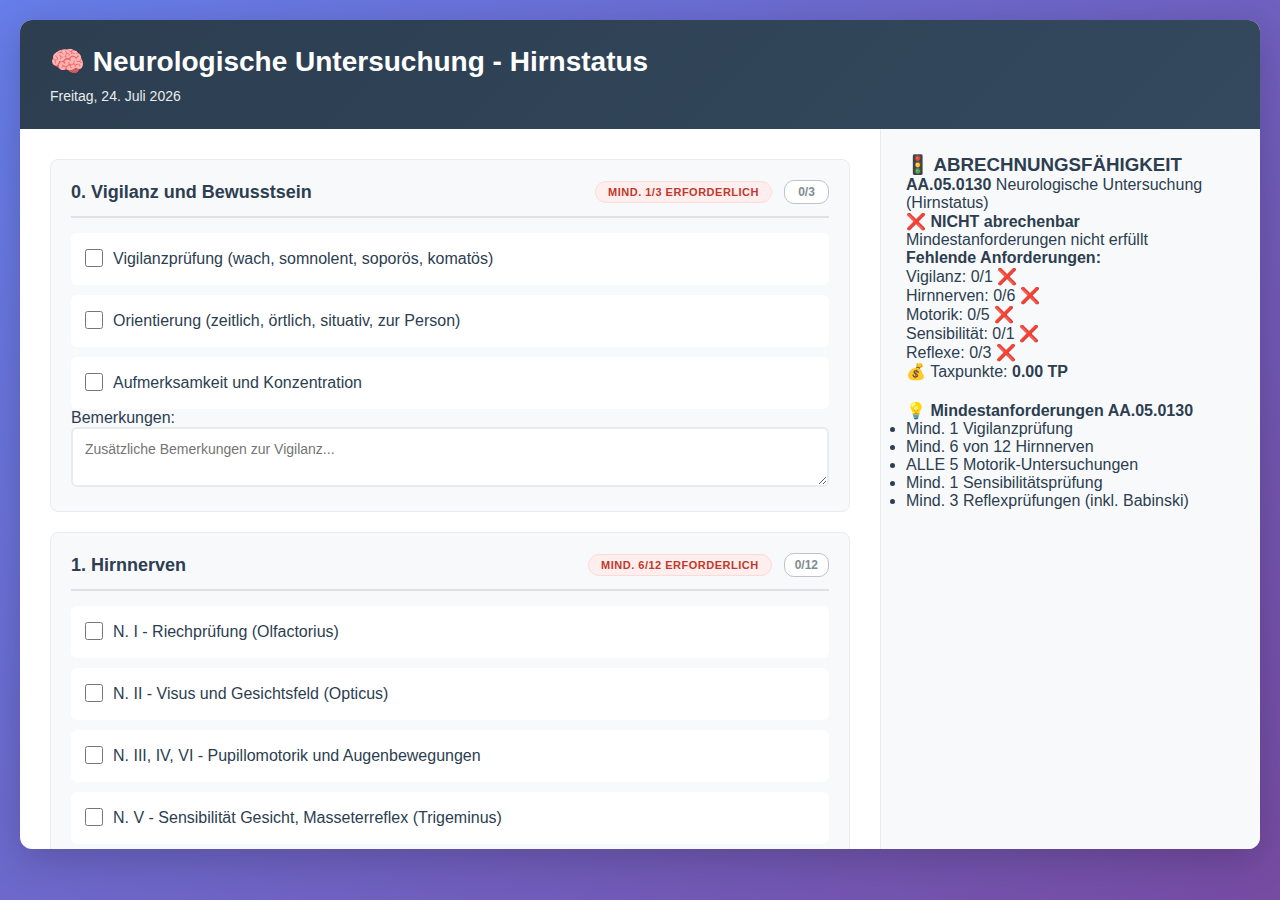
<file: index.html>
<!DOCTYPE html>
<html lang="de">
<head>
    <meta charset="UTF-8">
    <meta name="viewport" content="width=device-width, initial-scale=1.0">
    <title>Neurostatus Dokumentation - AA.05.0130</title>
    <link rel="stylesheet" href="styles.css">
</head>
<body>
    <div class="container">
        <!-- Header -->
        <header>
            <h1>🧠 Neurologische Untersuchung - Hirnstatus</h1>
            <div class="header-info">
                <span id="currentDate"></span>
            </div>
        </header>

        <!-- Hauptbereich -->
        <div class="main-content">
            <!-- Linke Seite: Untersuchungsformular -->
            <div class="examination-form">
                
                <!-- 0. Vigilanz und Bewusstsein -->
                <div class="examination-group">
                    <div class="group-header">
                        <h2>0. Vigilanz und Bewusstsein</h2>
                        <span class="requirement-badge badge-required">Mind. 1/3 erforderlich</span>
                        <span class="progress-indicator" data-category="vigilanz">0/3</span>
                    </div>
                    
                    <div class="checkbox-group">
                        <label>
                            <input type="checkbox" data-category="vigilanz" data-required="true">
                            <span>Vigilanzprüfung (wach, somnolent, soporös, komatös)</span>
                          <!--  <span class="badge badge-recommended">EMPFOHLEN</span> -->
                        </label>
                        
                        <label>
                            <input type="checkbox" data-category="vigilanz" data-required="true">
                            <span>Orientierung (zeitlich, örtlich, situativ, zur Person)</span>
                           <!-- <span class="badge badge-recommended">EMPFOHLEN</span> -->
                        </label>
                        
                        <label>
                            <input type="checkbox" data-category="vigilanz" data-required="true">
                            <span>Aufmerksamkeit und Konzentration</span>
                           <!-- <span class="badge badge-optional">OPTIONAL</span> -->
                        </label>
                    </div>
                    
                    <div class="notes-section">
                        <label for="notes-vigilanz">Bemerkungen:</label>
                        <textarea id="notes-vigilanz" rows="2" placeholder="Zusätzliche Bemerkungen zur Vigilanz..."></textarea>
                    </div>
                </div>

                <!-- 1. Hirnnerven -->
                <div class="examination-group">
                    <div class="group-header">
                        <h2>1. Hirnnerven</h2>
                        <span class="requirement-badge badge-required">Mind. 6/12 erforderlich</span>
                        <span class="progress-indicator" data-category="hirnnerven">0/12</span>
                    </div>
                    
                    <div class="checkbox-group">
                        <label>
                            <input type="checkbox" data-category="hirnnerven" data-required="true">
                            <span>N. I - Riechprüfung (Olfactorius)</span>
                          <!--  <span class="badge badge-recommended">EMPFOHLEN</span> -->
                        </label>
                        
                        <label>
                            <input type="checkbox" data-category="hirnnerven" data-required="true">
                            <span>N. II - Visus und Gesichtsfeld (Opticus)</span>
                           <!-- <span class="badge badge-recommended">EMPFOHLEN</span> -->
                        </label>
                        
                        <label>
                            <input type="checkbox" data-category="hirnnerven" data-required="true">
                            <span>N. III, IV, VI - Pupillomotorik und Augenbewegungen</span>
                          <!--  <span class="badge badge-recommended">EMPFOHLEN</span> -->
                        </label>
                        
                        <label>
                            <input type="checkbox" data-category="hirnnerven" data-required="true">
                            <span>N. V - Sensibilität Gesicht, Masseterreflex (Trigeminus)</span>
                           <!-- <span class="badge badge-optional">OPTIONAL</span> -->
                        </label>
                        
                        <label>
                            <input type="checkbox" data-category="hirnnerven" data-required="true">
                            <span>N. VII - Faziale Motorik (Facialis)</span>
                          <!--  <span class="badge badge-recommended">EMPFOHLEN</span> -->
                        </label>
                        
                        <label>
                            <input type="checkbox" data-category="hirnnerven" data-required="true">
                            <span>N. VIII - Hörprüfung (Acusticus)</span>
                          <!--  <span class="badge badge-recommended">EMPFOHLEN</span> -->
                        </label>
                        
                        <label>
                            <input type="checkbox" data-category="hirnnerven" data-required="true">
                            <span>N. IX - Schluckreflex, Würgereflex (Glossopharyngeus)</span>
                           <!-- <span class="badge badge-optional">OPTIONAL</span> -->
                        </label>
                        
                        <label>
                            <input type="checkbox" data-category="hirnnerven" data-required="true">
                            <span>N. X - Gaumensegel, Stimmbildung (Vagus)</span>
                           <!-- <span class="badge badge-optional">OPTIONAL</span> -->
                        </label>
                        
                        <label>
                            <input type="checkbox" data-category="hirnnerven" data-required="true">
                            <span>N. XI - Kopfdrehung, Schulterhebung (Accessorius)</span>
                          <!--  <span class="badge badge-optional">OPTIONAL</span> -->
                        </label>
                        
                        <label>
                            <input type="checkbox" data-category="hirnnerven" data-required="true">
                            <span>N. XII - Zungenmotorik (Hypoglossus)</span>
                          <!--  <span class="badge badge-recommended">EMPFOHLEN</span> -->
                        </label>
                        
                        <label>
                            <input type="checkbox" data-category="hirnnerven" data-required="true">
                            <span>Funduskopie</span>
                          <!--  <span class="badge badge-optional">OPTIONAL</span> -->
                        </label>
                        
                        <label>
                            <input type="checkbox" data-category="hirnnerven" data-required="true">
                            <span>Kornealreflex</span>
                           <!-- <span class="badge badge-optional">OPTIONAL</span> -->
                        </label>
                    </div>
                    
                    <div class="notes-section">
                        <label for="notes-hirnnerven">Bemerkungen:</label>
                        <textarea id="notes-hirnnerven" rows="2" placeholder="Zusätzliche Bemerkungen zu Hirnnerven..."></textarea>
                    </div>
                </div>

                <!-- 2. Motorik -->
                <div class="examination-group">
                    <div class="group-header">
                        <h2>2. Motorik</h2>
                        <span class="requirement-badge badge-required">ALLE 5/5 erforderlich</span>
                        <span class="progress-indicator" data-category="motorik">0/5</span>
                    </div>
                    
                    <div class="checkbox-group">
                        <label>
                            <input type="checkbox" data-category="motorik" data-required="true">
                            <span>Spontanmotorik (Haltung, unwillkürliche Bewegungen)</span>
                          <!--  <span class="badge badge-required">PFLICHT</span> -->
                        </label>
                        
                        <label>
                            <input type="checkbox" data-category="motorik" data-required="true">
                            <span>Kraftprüfung obere Extremitäten</span>
                           <!-- <span class="badge badge-required">PFLICHT</span> -->
                        </label>
                        
                        <label>
                            <input type="checkbox" data-category="motorik" data-required="true">
                            <span>Kraftprüfung untere Extremitäten</span>
                          <!--  <span class="badge badge-required">PFLICHT</span> -->
                        </label>
                        
                        <label>
                            <input type="checkbox" data-category="motorik" data-required="true">
                            <span>Koordination (Finger-Nase, Knie-Hacke, Diadochokinese)</span>
                          <!--  <span class="badge badge-required">PFLICHT</span> -->
                        </label>
                        
                        <label>
                            <input type="checkbox" data-category="motorik" data-required="true">
                            <span>Gangprüfung (Normal-, Hacken-, Zehengang, Romberg)</span>
                          <!--  <span class="badge badge-required">PFLICHT</span> -->
                        </label>
                    </div>
                    
                    <div class="notes-section">
                        <label for="notes-motorik">Bemerkungen:</label>
                        <textarea id="notes-motorik" rows="2" placeholder="Zusätzliche Bemerkungen zur Motorik..."></textarea>
                    </div>
                </div>

                <!-- 3. Sensibilität -->
                <div class="examination-group">
                    <div class="group-header">
                        <h2>3. Sensibilität</h2>
                        <span class="requirement-badge badge-required">Mind. 1/3 erforderlich</span>
                        <span class="progress-indicator" data-category="sensibilitaet">0/3</span>
                    </div>
                    
                    <div class="checkbox-group">
                        <label>
                            <input type="checkbox" data-category="sensibilitaet" data-required="true">
                            <span>Oberflächensensibilität (Berührung, Schmerz, Temperatur)</span>
                         <!--   <span class="badge badge-recommended">EMPFOHLEN</span> -->
                        </label>
                        
                        <label>
                            <input type="checkbox" data-category="sensibilitaet" data-required="true">
                            <span>Tiefensensibilität (Vibration, Lagesinn)</span>
                          <!--  <span class="badge badge-recommended">EMPFOHLEN</span> -->
                        </label>
                        
                        <label>
                            <input type="checkbox" data-category="sensibilitaet" data-required="true">
                            <span>Kortikale Sensibilität (Stereognosie, Graphästhesie)</span>
                          <!--  <span class="badge badge-optional">OPTIONAL</span> -->
                        </label>
                    </div>
                    
                    <div class="notes-section">
                        <label for="notes-sensibilitaet">Bemerkungen:</label>
                        <textarea id="notes-sensibilitaet" rows="2" placeholder="Zusätzliche Bemerkungen zur Sensibilität..."></textarea>
                    </div>
                </div>

                <!-- 4. Reflexe -->
                <div class="examination-group">
                    <div class="group-header">
                        <h2>4. Reflexe</h2>
                        <span class="requirement-badge badge-required">Mind. 3/7 erforderlich</span>
                        <span class="progress-indicator" data-category="reflexe">0/7</span>
                    </div>
                    
                    <div class="checkbox-group">
                        <label>
                            <input type="checkbox" data-category="reflexe" data-required="true">
                            <span>Bizepssehnenreflex (BSR)</span>
                         <!--   <span class="badge badge-recommended">EMPFOHLEN</span> -->
                        </label>
                        
                        <label>
                            <input type="checkbox" data-category="reflexe" data-required="true">
                            <span>Trizepssehnenreflex (TSR)</span>
                           <!-- <span class="badge badge-optional">OPTIONAL</span> -->
                        </label>
                        
                        <label>
                            <input type="checkbox" data-category="reflexe" data-required="true">
                            <span>Patellarsehnenreflex (PSR)</span>
                           <!-- <span class="badge badge-recommended">EMPFOHLEN</span> -->
                        </label>
                        
                        <label>
                            <input type="checkbox" data-category="reflexe" data-required="true">
                            <span>Achillessehnenreflex (ASR)</span>
                           <!-- <span class="badge badge-recommended">EMPFOHLEN</span> -->
                        </label>
                        
                        <label>
                            <input type="checkbox" data-category="reflexe" data-required="true">
                            <span>Bauchhautreflexe</span>
                          <!--  <span class="badge badge-optional">OPTIONAL</span> -->
                        </label>
                        
                        <label>
                            <input type="checkbox" data-category="reflexe" data-required="true">
                            <span>Pyramidenzeichen (Babinski, Oppenheim, Gordon)</span>
                           <!-- <span class="badge badge-required">PFLICHT</span> -->
                        </label>
                        
                        <label>
                            <input type="checkbox" data-category="reflexe" data-required="true">
                            <span>Fremdreflexe (Palmomental, Greifreflex)</span>
                           <!-- <span class="badge badge-optional">OPTIONAL</span> -->
                        </label>
                    </div>
                    
                    <div class="notes-section">
                        <label for="notes-reflexe">Bemerkungen:</label>
                        <textarea id="notes-reflexe" rows="2" placeholder="Zusätzliche Bemerkungen zu Reflexen..."></textarea>
                    </div>
                </div>

                <!-- Aktionsbuttons -->
                <div class="action-buttons">
                    <button id="printBtn" class="btn btn-primary">🖨️ Drucken</button>
                    <button id="resetBtn" class="btn btn-secondary">🔄 Zurücksetzen</button>
                </div>
            </div>

            <!-- Rechte Seite: TARDOC Anzeige -->
            <div class="tardoc-panel">
                <!-- AA.05.0130 Status -->
                <div class="aa-status-section">
                    <h3>🚦 ABRECHNUNGSFÄHIGKEIT</h3>
                    <div class="aa-code-header">
                        <strong>AA.05.0130</strong>
                        <span class="aa-code-description">Neurologische Untersuchung (Hirnstatus)</span>
                    </div>
                    
                    <div class="traffic-light-container">
                        <div id="trafficLight" class="traffic-light red">
                            <div class="light-circle"></div>
                        </div>
                        <div id="aaStatus" class="aa-status-text">
                            <strong>❌ NICHT abrechenbar</strong>
                            <p>Mindestanforderungen nicht erfüllt</p>
                        </div>
                    </div>
                    
                    <div class="requirements-detail">
                        <h4>Fehlende Anforderungen:</h4>
                        <div id="requirementsList" class="requirements-list">
                            <div class="requirement-item incomplete">
                                <span class="requirement-label">Vigilanz:</span>
                                <span class="requirement-value">0/1</span>
                                <span class="requirement-icon">❌</span>
                            </div>
                            <div class="requirement-item incomplete">
                                <span class="requirement-label">Hirnnerven:</span>
                                <span class="requirement-value">0/6</span>
                                <span class="requirement-icon">❌</span>
                            </div>
                            <div class="requirement-item incomplete">
                                <span class="requirement-label">Motorik:</span>
                                <span class="requirement-value">0/5</span>
                                <span class="requirement-icon">❌</span>
                            </div>
                            <div class="requirement-item incomplete">
                                <span class="requirement-label">Sensibilität:</span>
                                <span class="requirement-value">0/1</span>
                                <span class="requirement-icon">❌</span>
                            </div>
                            <div class="requirement-item incomplete">
                                <span class="requirement-label">Reflexe:</span>
                                <span class="requirement-value">0/3</span>
                                <span class="requirement-icon">❌</span>
                            </div>
                        </div>
                    </div>
                    
                    <div class="aa-billing-info">
                        <div class="billing-line">
                            <span>💰 Taxpunkte:</span>
                            <strong id="totalPoints">0.00 TP</strong>
                        </div>
                        <div class="billing-multiplier" id="multiplierInfo" style="display: none;">
                            <span id="multiplierText">1× AA.05.0130</span>
                        </div>
                    </div>
                </div>

                <!-- Vollständigkeits-Indikator -->
             <!--   <div class="completeness-section">
                    <h4>📊 Vollständigkeit</h4>
                    <div class="progress-bar-container">
                        <div id="progressBar" class="progress-bar" style="width: 0%"></div>
                    </div>
                    <div class="progress-text">
                        <span id="progressText">0 von 30 Untersuchungen durchgeführt (0%)</span>
                    </div>
                </div> -->

                <!-- Legende -->
          <!--      <div class="legend-section">
                    <h4>ℹ️ Legende</h4>
                    <div class="legend-items">
                        <div class="legend-item">
                            <span class="badge badge-required">PFLICHT</span>
                            <span>Muss durchgeführt werden</span>
                        </div>
                        <div class="legend-item">
                            <span class="badge badge-recommended">EMPFOHLEN</span>
                            <span>Teil der Mindestanforderungen</span>
                        </div>
                        <div class="legend-item">
                            <span class="badge badge-optional">OPTIONAL</span>
                            <span>Zusätzliche Untersuchung</span>
                        </div>
                    </div>
                </div> -->

                <!-- Hilfe -->
                <div class="help-section">
                    <h4>💡 Mindestanforderungen AA.05.0130</h4>
                    <ul class="help-list">
                        <li>Mind. 1 Vigilanzprüfung</li>
                        <li>Mind. 6 von 12 Hirnnerven</li>
                        <li>ALLE 5 Motorik-Untersuchungen</li>
                        <li>Mind. 1 Sensibilitätsprüfung</li>
                        <li>Mind. 3 Reflexprüfungen (inkl. Babinski)</li>
                    </ul>
                </div>
            </div>
        </div>
    </div>

    <script src="app.js"></script>
</body>
</html>
</file>
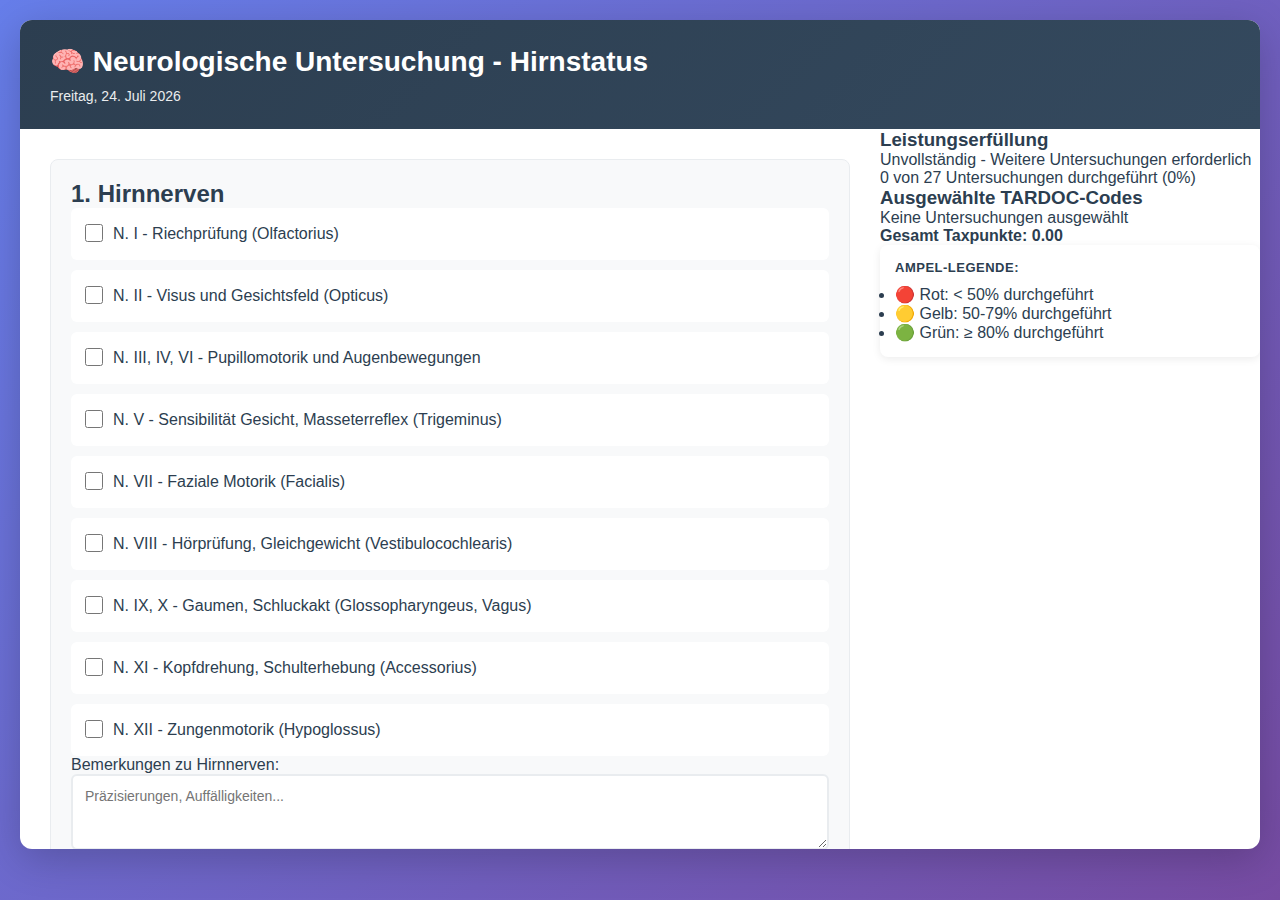
<file: index (1).html>
<!DOCTYPE html>
<html lang="de">
<head>
    <meta charset="UTF-8">
    <meta name="viewport" content="width=device-width, initial-scale=1.0">
    <title>Neurostatus Dokumentation</title>
    <link rel="stylesheet" href="styles.css">
</head>
<body>
    <div class="container">
        <!-- Header -->
        <header>
            <h1>🧠 Neurologische Untersuchung - Hirnstatus</h1>
            <div class="header-info">
                <span id="currentDate"></span>
            </div>
        </header>

        <!-- Hauptbereich -->
        <div class="main-content">
            <!-- Linke Seite: Untersuchungsformular -->
            <div class="examination-form">
                
                <!-- Hirnnerven -->
                <div class="examination-group">
                    <h2>1. Hirnnerven</h2>
                    
                    <div class="checkbox-group">
                        <label>
                            <input type="checkbox" data-tardoc="00.0110" data-points="19.57" data-category="hirnnerven">
                            <span>N. I - Riechprüfung (Olfactorius)</span>
                        </label>
                        
                        <label>
                            <input type="checkbox" data-tardoc="00.0120" data-points="28.45" data-category="hirnnerven">
                            <span>N. II - Visus und Gesichtsfeld (Opticus)</span>
                        </label>
                        
                        <label>
                            <input type="checkbox" data-tardoc="00.0130" data-points="35.20" data-category="hirnnerven">
                            <span>N. III, IV, VI - Pupillomotorik und Augenbewegungen</span>
                        </label>
                        
                        <label>
                            <input type="checkbox" data-tardoc="00.0140" data-points="24.80" data-category="hirnnerven">
                            <span>N. V - Sensibilität Gesicht, Masseterreflex (Trigeminus)</span>
                        </label>
                        
                        <label>
                            <input type="checkbox" data-tardoc="00.0150" data-points="22.15" data-category="hirnnerven">
                            <span>N. VII - Faziale Motorik (Facialis)</span>
                        </label>
                        
                        <label>
                            <input type="checkbox" data-tardoc="00.0160" data-points="18.90" data-category="hirnnerven">
                            <span>N. VIII - Hörprüfung, Gleichgewicht (Vestibulocochlearis)</span>
                        </label>
                        
                        <label>
                            <input type="checkbox" data-tardoc="00.0170" data-points="15.30" data-category="hirnnerven">
                            <span>N. IX, X - Gaumen, Schluckakt (Glossopharyngeus, Vagus)</span>
                        </label>
                        
                        <label>
                            <input type="checkbox" data-tardoc="00.0180" data-points="12.45" data-category="hirnnerven">
                            <span>N. XI - Kopfdrehung, Schulterhebung (Accessorius)</span>
                        </label>
                        
                        <label>
                            <input type="checkbox" data-tardoc="00.0190" data-points="14.20" data-category="hirnnerven">
                            <span>N. XII - Zungenmotorik (Hypoglossus)</span>
                        </label>
                    </div>
                    
                    <div class="notes-field">
                        <label for="notes-hirnnerven">Bemerkungen zu Hirnnerven:</label>
                        <textarea id="notes-hirnnerven" rows="3" placeholder="Präzisierungen, Auffälligkeiten..."></textarea>
                    </div>
                </div>

                <!-- Motorik -->
                <div class="examination-group">
                    <h2>2. Motorik</h2>
                    
                    <div class="checkbox-group">
                        <label>
                            <input type="checkbox" data-tardoc="00.0210" data-points="42.30" data-category="motorik">
                            <span>Kraftprüfung obere Extremitäten (differenziert)</span>
                        </label>
                        
                        <label>
                            <input type="checkbox" data-tardoc="00.0220" data-points="42.30" data-category="motorik">
                            <span>Kraftprüfung untere Extremitäten (differenziert)</span>
                        </label>
                        
                        <label>
                            <input type="checkbox" data-tardoc="00.0230" data-points="28.60" data-category="motorik">
                            <span>Tonusprüfung (Spastik, Rigor)</span>
                        </label>
                        
                        <label>
                            <input type="checkbox" data-tardoc="00.0240" data-points="35.80" data-category="motorik">
                            <span>Koordination: Finger-Nase-Versuch, Knie-Hacke-Versuch</span>
                        </label>
                        
                        <label>
                            <input type="checkbox" data-tardoc="00.0250" data-points="25.40" data-category="motorik">
                            <span>Diadochokinese</span>
                        </label>
                        
                        <label>
                            <input type="checkbox" data-tardoc="00.0260" data-points="22.90" data-category="motorik">
                            <span>Romberg-Versuch, Gangprüfung</span>
                        </label>
                    </div>
                    
                    <div class="notes-field">
                        <label for="notes-motorik">Bemerkungen zur Motorik:</label>
                        <textarea id="notes-motorik" rows="3" placeholder="Präzisierungen, Auffälligkeiten..."></textarea>
                    </div>
                </div>

                <!-- Sensibilität -->
                <div class="examination-group">
                    <h2>3. Sensibilität</h2>
                    
                    <div class="checkbox-group">
                        <label>
                            <input type="checkbox" data-tardoc="00.0310" data-points="38.70" data-category="sensibilitaet">
                            <span>Oberflächensensibilität (Berührung, Schmerz, Temperatur)</span>
                        </label>
                        
                        <label>
                            <input type="checkbox" data-tardoc="00.0320" data-points="41.20" data-category="sensibilitaet">
                            <span>Tiefensensibilität (Lagesinn, Vibration)</span>
                        </label>
                        
                        <label>
                            <input type="checkbox" data-tardoc="00.0330" data-points="28.50" data-category="sensibilitaet">
                            <span>Stereognosie, Graphästhesie</span>
                        </label>
                    </div>
                    
                    <div class="notes-field">
                        <label for="notes-sensibilitaet">Bemerkungen zur Sensibilität:</label>
                        <textarea id="notes-sensibilitaet" rows="3" placeholder="Präzisierungen, Auffälligkeiten..."></textarea>
                    </div>
                </div>

                <!-- Reflexe -->
                <div class="examination-group">
                    <h2>4. Reflexe</h2>
                    
                    <div class="checkbox-group">
                        <label>
                            <input type="checkbox" data-tardoc="00.0410" data-points="32.40" data-category="reflexe">
                            <span>Bizepssehnenreflex (BSR)</span>
                        </label>
                        
                        <label>
                            <input type="checkbox" data-tardoc="00.0420" data-points="32.40" data-category="reflexe">
                            <span>Trizepssehnenreflex (TSR)</span>
                        </label>
                        
                        <label>
                            <input type="checkbox" data-tardoc="00.0430" data-points="32.40" data-category="reflexe">
                            <span>Patellarsehnenreflex (PSR)</span>
                        </label>
                        
                        <label>
                            <input type="checkbox" data-tardoc="00.0440" data-points="32.40" data-category="reflexe">
                            <span>Achillessehnenreflex (ASR)</span>
                        </label>
                        
                        <label>
                            <input type="checkbox" data-tardoc="00.0450" data-points="28.90" data-category="reflexe">
                            <span>Bauchhautreflexe</span>
                        </label>
                        
                        <label>
                            <input type="checkbox" data-tardoc="00.0460" data-points="24.70" data-category="reflexe">
                            <span>Babinski-Reflex</span>
                        </label>
                        
                        <label>
                            <input type="checkbox" data-tardoc="00.0470" data-points="22.30" data-category="reflexe">
                            <span>Weitere pathologische Reflexe (Gordon, Oppenheim)</span>
                        </label>
                    </div>
                    
                    <div class="notes-field">
                        <label for="notes-reflexe">Bemerkungen zu Reflexen:</label>
                        <textarea id="notes-reflexe" rows="3" placeholder="Präzisierungen, Auffälligkeiten..."></textarea>
                    </div>
                </div>

                <!-- Weitere Zeichen -->
                <div class="examination-group">
                    <h2>5. Weitere neurologische Zeichen</h2>
                    
                    <div class="checkbox-group">
                        <label>
                            <input type="checkbox" data-tardoc="00.0510" data-points="18.60" data-category="weitere">
                            <span>Meningismus-Prüfung</span>
                        </label>
                        
                        <label>
                            <input type="checkbox" data-tardoc="00.0520" data-points="25.40" data-category="weitere">
                            <span>Prüfung auf extrapyramidale Zeichen</span>
                        </label>
                    </div>
                    
                    <div class="notes-field">
                        <label for="notes-weitere">Bemerkungen zu weiteren Zeichen:</label>
                        <textarea id="notes-weitere" rows="3" placeholder="Präzisierungen, Auffälligkeiten..."></textarea>
                    </div>
                </div>

                <!-- Aktionen -->
                <div class="actions">
                    <button id="printBtn" class="btn-primary">🖨️ Drucken</button>
                    <button id="resetBtn" class="btn-secondary">🔄 Zurücksetzen</button>
                </div>
            </div>

            <!-- Rechte Seite: TARDOC-Anzeige und Ampel -->
            <div class="sidebar">
                <!-- Ampelsystem -->
                <div class="traffic-light-container">
                    <h3>Leistungserfüllung</h3>
                    <div class="traffic-light">
                        <div class="light red active" id="lightRed"></div>
                        <div class="light yellow" id="lightYellow"></div>
                        <div class="light green" id="lightGreen"></div>
                    </div>
                    <div class="traffic-light-status" id="statusText">
                        Unvollständig - Weitere Untersuchungen erforderlich
                    </div>
                    <div class="completion-info" id="completionInfo">
                        0 von 27 Untersuchungen durchgeführt (0%)
                    </div>
                </div>

                <!-- TARDOC Codes -->
                <div class="tardoc-display">
                    <h3>Ausgewählte TARDOC-Codes</h3>
                    <div id="tardocList" class="tardoc-list">
                        <p class="empty-state">Keine Untersuchungen ausgewählt</p>
                    </div>
                    <div class="tardoc-summary">
                        <strong>Gesamt Taxpunkte: <span id="totalPoints">0.00</span></strong>
                    </div>
                </div>

                <!-- Legende -->
                <div class="legend">
                    <h4>Ampel-Legende:</h4>
                    <ul>
                        <li><span class="legend-red">🔴</span> Rot: &lt; 50% durchgeführt</li>
                        <li><span class="legend-yellow">🟡</span> Gelb: 50-79% durchgeführt</li>
                        <li><span class="legend-green">🟢</span> Grün: ≥ 80% durchgeführt</li>
                    </ul>
                </div>
            </div>
        </div>
    </div>

    <script src="app.js"></script>
</body>
</html>
</file>
<file: styles.css>
/* =====================================================
   ALLGEMEINE STYLES
   ===================================================== */

* {
    margin: 0;
    padding: 0;
    box-sizing: border-box;
}

body {
    font-family: -apple-system, BlinkMacSystemFont, 'Segoe UI', Roboto, Oxygen, Ubuntu, Cantarell, sans-serif;
    background: linear-gradient(135deg, #667eea 0%, #764ba2 100%);
    min-height: 100vh;
    padding: 20px;
    color: #2c3e50;
}

.container {
    max-width: 1400px;
    margin: 0 auto;
    background: white;
    border-radius: 12px;
    box-shadow: 0 10px 40px rgba(0,0,0,0.2);
    overflow: hidden;
}

/* =====================================================
   HEADER
   ===================================================== */

header {
    background: linear-gradient(135deg, #2c3e50 0%, #34495e 100%);
    color: white;
    padding: 25px 30px;
}

header h1 {
    font-size: 28px;
    margin-bottom: 10px;
    font-weight: 600;
}

.header-info {
    display: flex;
    justify-content: space-between;
    align-items: center;
    font-size: 14px;
    opacity: 0.9;
}

/* =====================================================
   HAUPTLAYOUT
   ===================================================== */

.main-content {
    display: grid;
    grid-template-columns: 1fr 380px;
    gap: 0;
    min-height: 600px;
}

/* =====================================================
   UNTERSUCHUNGSFORMULAR (LINKS)
   ===================================================== */

.examination-form {
    padding: 30px;
    max-height: calc(100vh - 180px);
    overflow-y: auto;
}

.examination-group {
    background: #f8f9fa;
    border-radius: 8px;
    padding: 20px;
    margin-bottom: 20px;
    border: 1px solid #e9ecef;
}

.group-header {
    display: flex;
    align-items: center;
    gap: 12px;
    margin-bottom: 15px;
    padding-bottom: 12px;
    border-bottom: 2px solid #dee2e6;
}

.group-header h2 {
    font-size: 18px;
    color: #2c3e50;
    font-weight: 600;
    flex-grow: 1;
}

.requirement-badge {
    padding: 4px 12px;
    border-radius: 12px;
    font-size: 11px;
    font-weight: 600;
    text-transform: uppercase;
    letter-spacing: 0.5px;
}

.badge-required {
    background: #fee;
    color: #c0392b;
    border: 1px solid #fadbd8;
}

.badge-recommended {
    background: #fef9e7;
    color: #d68910;
    border: 1px solid #f9e79f;
}

.badge-optional {
    background: #eaecee;
    color: #5d6d7e;
    border: 1px solid #d5dbdb;
}

.progress-indicator {
    background: white;
    padding: 4px 10px;
    border-radius: 10px;
    font-size: 12px;
    font-weight: 600;
    color: #7f8c8d;
    border: 1px solid #bdc3c7;
    min-width: 45px;
    text-align: center;
}

/* =====================================================
   CHECKBOXEN
   ===================================================== */

.checkbox-group {
    display: flex;
    flex-direction: column;
    gap: 10px;
}

.checkbox-group label {
    display: flex;
    align-items: flex-start;
    gap: 10px;
    padding: 12px;
    background: white;
    border-radius: 6px;
    cursor: pointer;
    border: 2px solid transparent;
}

.checkbox-group label:hover {
    background: #f0f3f5;
}

.checkbox-group input[type="checkbox"] {
    margin-top: 2px;
    width: 18px;
    height: 18px;
    cursor: pointer;
    flex-shrink: 0;
}

.checkbox-group input[type="checkbox"]:checked + span {
    color: #27ae60;
    font-weight: 500;
}

.checkbox-group span {
    flex: 1;
    line-height: 1.5;
    color: #2c3e50;
}

/* =====================================================
   TEXTAREA
   ===================================================== */

textarea {
    width: 100%;
    padding: 12px;
    border: 2px solid #e9ecef;
    border-radius: 6px;
    font-family: inherit;
    font-size: 14px;
    resize: vertical;
    background: white;
}

textarea:focus {
    outline: none;
    border-color: #3498db;
}

/* =====================================================
   TARDOC-PANEL (RECHTS)
   ===================================================== */

.tardoc-panel {
    background: #f8f9fa;
    border-left: 1px solid #e9ecef;
    padding: 25px;
    display: flex;
    flex-direction: column;
    gap: 20px;
    max-height: calc(100vh - 180px);
    overflow-y: auto;
}

.tardoc-header {
    text-align: center;
    padding-bottom: 15px;
    border-bottom: 2px solid #dee2e6;
}

.tardoc-header h3 {
    font-size: 20px;
    color: #2c3e50;
    margin-bottom: 8px;
}

.tardoc-description {
    font-size: 13px;
    color: #7f8c8d;
    line-height: 1.4;
}

/* =====================================================
   AMPEL-SYSTEM
   ===================================================== */

.status-indicator {
    background: white;
    border-radius: 8px;
    padding: 20px;
    text-align: center;
    box-shadow: 0 2px 8px rgba(0,0,0,0.08);
}

.status-light {
    width: 60px;
    height: 60px;
    border-radius: 50%;
    margin: 0 auto 12px;
    border: 3px solid #e9ecef;
    background: #95a5a6;
    box-shadow: 0 2px 10px rgba(0,0,0,0.1);
}

.status-light.red {
    background: #e74c3c;
    border-color: #c0392b;
    box-shadow: 0 0 20px rgba(231, 76, 60, 0.4);
}

.status-light.green {
    background: #27ae60;
    border-color: #229954;
    box-shadow: 0 0 20px rgba(39, 174, 96, 0.4);
}

.status-text {
    font-size: 16px;
    font-weight: 600;
    color: #2c3e50;
}

/* =====================================================
   TAXPUNKTE
   ===================================================== */

.taxpunkte {
    background: white;
    border-radius: 8px;
    padding: 15px;
    text-align: center;
    box-shadow: 0 2px 8px rgba(0,0,0,0.08);
}

.tp-label {
    display: block;
    font-size: 12px;
    color: #7f8c8d;
    text-transform: uppercase;
    letter-spacing: 0.5px;
    margin-bottom: 5px;
}

.tp-value {
    display: block;
    font-size: 24px;
    font-weight: 700;
    color: #2c3e50;
}

.tp-value.active {
    color: #27ae60;
}

/* =====================================================
   MINDESTANFORDERUNGEN
   ===================================================== */

.requirements {
    background: white;
    border-radius: 8px;
    padding: 15px;
    box-shadow: 0 2px 8px rgba(0,0,0,0.08);
}

.requirements h4 {
    font-size: 14px;
    color: #2c3e50;
    margin-bottom: 12px;
    text-transform: uppercase;
    letter-spacing: 0.5px;
}

.requirements ul {
    list-style: none;
}

.req-item {
    display: flex;
    align-items: center;
    gap: 10px;
    padding: 8px 0;
    border-bottom: 1px solid #f0f3f5;
}

.req-item:last-child {
    border-bottom: none;
}

.req-icon {
    font-size: 16px;
}

.req-item.met .req-icon {
    color: #27ae60;
}

.req-item.not-met .req-icon {
    color: #e74c3c;
}

.req-text {
    flex: 1;
    font-size: 13px;
    color: #2c3e50;
}

.req-text strong {
    font-weight: 600;
}

/* =====================================================
   VOLLSTÄNDIGKEITSBALKEN
   ===================================================== */

.completeness {
    background: white;
    border-radius: 8px;
    padding: 15px;
    box-shadow: 0 2px 8px rgba(0,0,0,0.08);
}

.completeness-header {
    display: flex;
    justify-content: space-between;
    align-items: center;
    margin-bottom: 10px;
    font-size: 13px;
    color: #2c3e50;
    font-weight: 600;
}

.progress-bar {
    width: 100%;
    height: 12px;
    background: #ecf0f1;
    border-radius: 6px;
    overflow: hidden;
    margin-bottom: 8px;
}

.progress-fill {
    height: 100%;
    background: linear-gradient(90deg, #3498db 0%, #2ecc71 100%);
    width: 0%;
    border-radius: 6px;
}

.completeness-count {
    text-align: center;
    font-size: 12px;
    color: #7f8c8d;
}

/* =====================================================
   BUTTONS
   ===================================================== */

.action-buttons {
    display: flex;
    flex-direction: column;
    gap: 10px;
}

button {
    padding: 12px 20px;
    border: none;
    border-radius: 6px;
    font-size: 14px;
    font-weight: 600;
    cursor: pointer;
    display: flex;
    align-items: center;
    justify-content: center;
    gap: 8px;
}

.btn-primary {
    background: linear-gradient(135deg, #3498db 0%, #2980b9 100%);
    color: white;
    box-shadow: 0 4px 12px rgba(52, 152, 219, 0.3);
}

.btn-primary:hover {
    background: linear-gradient(135deg, #2980b9 0%, #21618c 100%);
}

.btn-secondary {
    background: white;
    color: #2c3e50;
    border: 2px solid #e9ecef;
}

.btn-secondary:hover {
    background: #f8f9fa;
    border-color: #dee2e6;
}

button:active {
    transform: translateY(1px);
}

/* =====================================================
   LEGENDE
   ===================================================== */

.legend {
    background: white;
    border-radius: 8px;
    padding: 15px;
    box-shadow: 0 2px 8px rgba(0,0,0,0.08);
}

.legend h4 {
    font-size: 13px;
    color: #2c3e50;
    margin-bottom: 10px;
    text-transform: uppercase;
    letter-spacing: 0.5px;
}

.legend-item {
    display: flex;
    align-items: center;
    gap: 10px;
    margin-bottom: 8px;
    font-size: 12px;
    color: #7f8c8d;
}

.legend-item:last-child {
    margin-bottom: 0;
}

.legend-item .requirement-badge {
    font-size: 10px;
    padding: 3px 8px;
}

/* =====================================================
   RESPONSIVE
   ===================================================== */

@media (max-width: 1200px) {
    .main-content {
        grid-template-columns: 1fr 320px;
    }
}

@media (max-width: 968px) {
    .main-content {
        grid-template-columns: 1fr;
    }
    
    .tardoc-panel {
        border-left: none;
        border-top: 1px solid #e9ecef;
        max-height: none;
    }
    
    .examination-form {
        max-height: none;
    }
}

@media (max-width: 600px) {
    body {
        padding: 10px;
    }
    
    header {
        padding: 20px;
    }
    
    header h1 {
        font-size: 22px;
    }
    
    .examination-form,
    .tardoc-panel {
        padding: 20px;
    }
    
    .group-header {
        flex-wrap: wrap;
    }
    
    .requirement-badge {
        order: 3;
        width: 100%;
        text-align: center;
    }
}

/* =====================================================
   DRUCK-STYLES
   ===================================================== */

@media print {
    body {
        background: white;
        padding: 0;
    }
    
    .container {
        box-shadow: none;
        max-width: 100%;
    }
    
    .tardoc-panel,
    .action-buttons,
    .legend {
        display: none !important;
    }
    
    .main-content {
        grid-template-columns: 1fr;
    }
    
    .examination-form {
        max-height: none;
        padding: 20px;
    }
    
    .examination-group {
        page-break-inside: avoid;
        margin-bottom: 15px;
    }
    
    header {
        background: #2c3e50;
        -webkit-print-color-adjust: exact;
        print-color-adjust: exact;
    }
}
</file>
